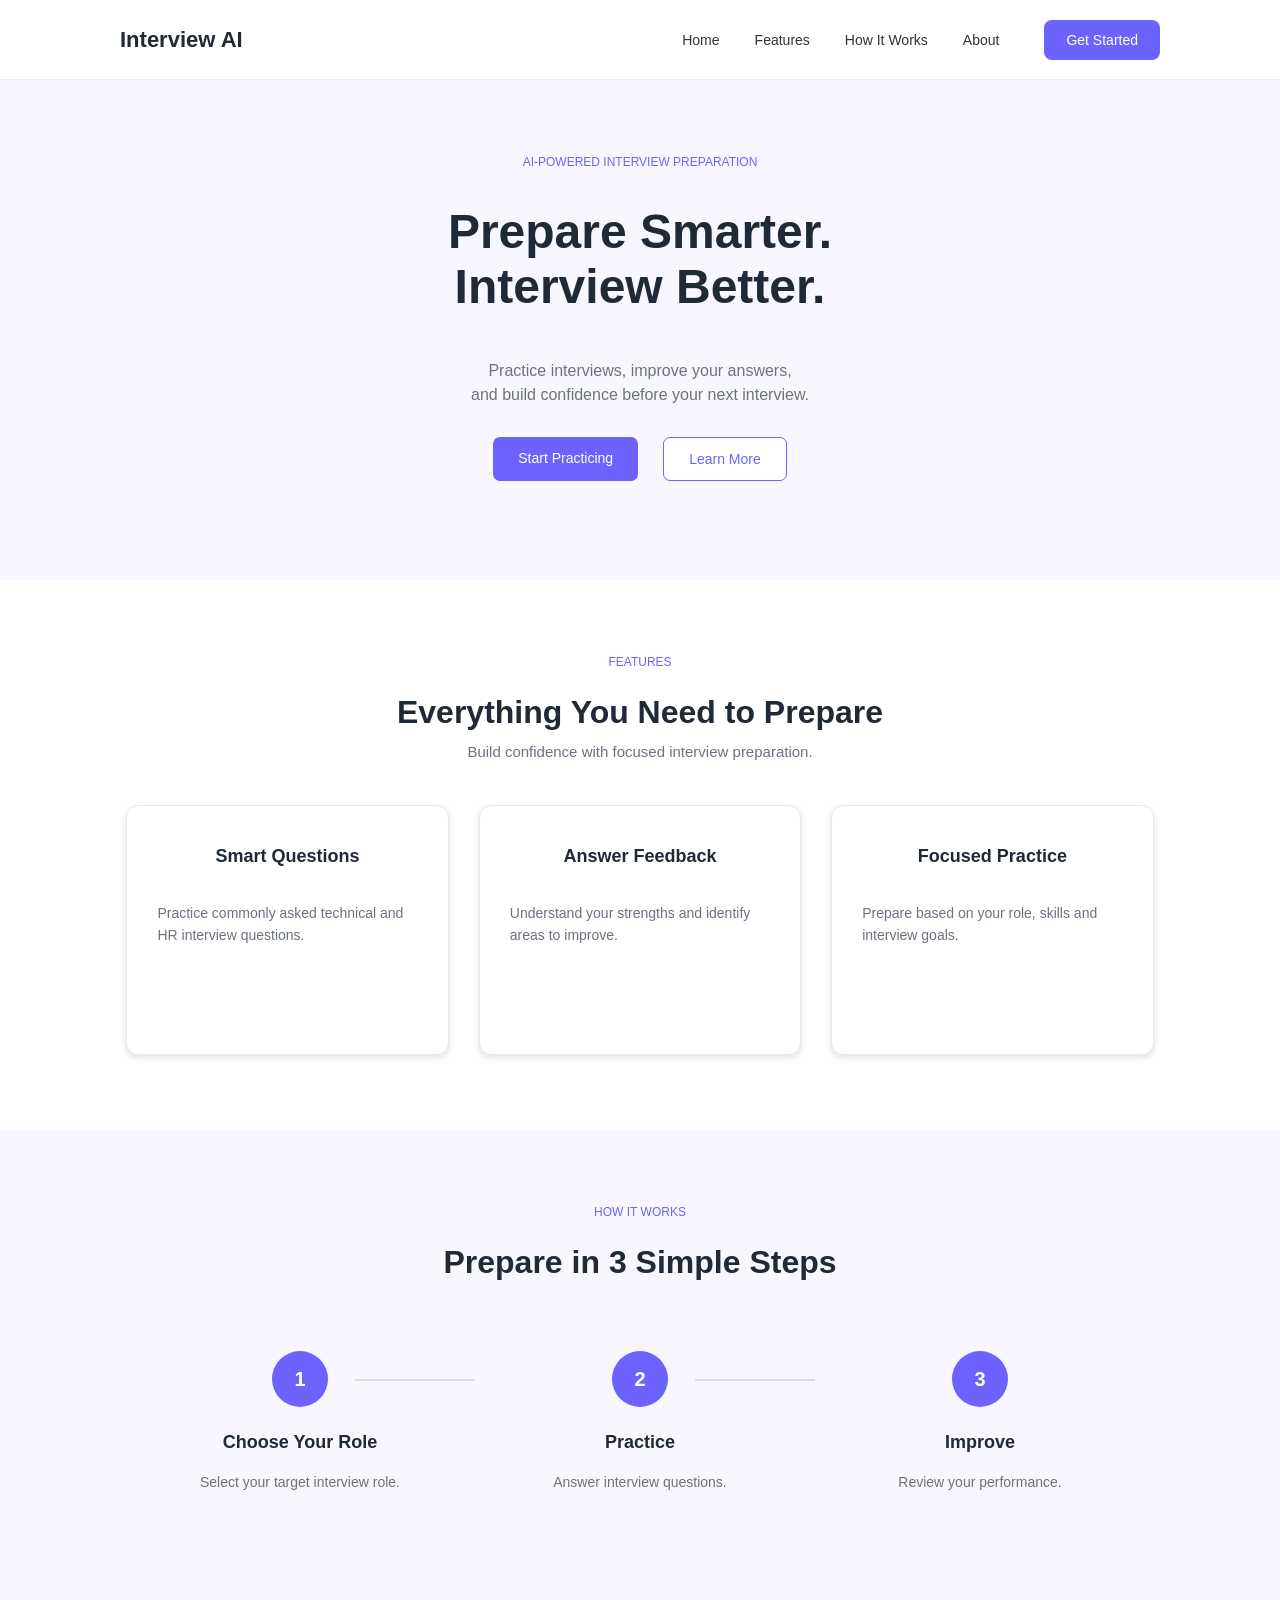
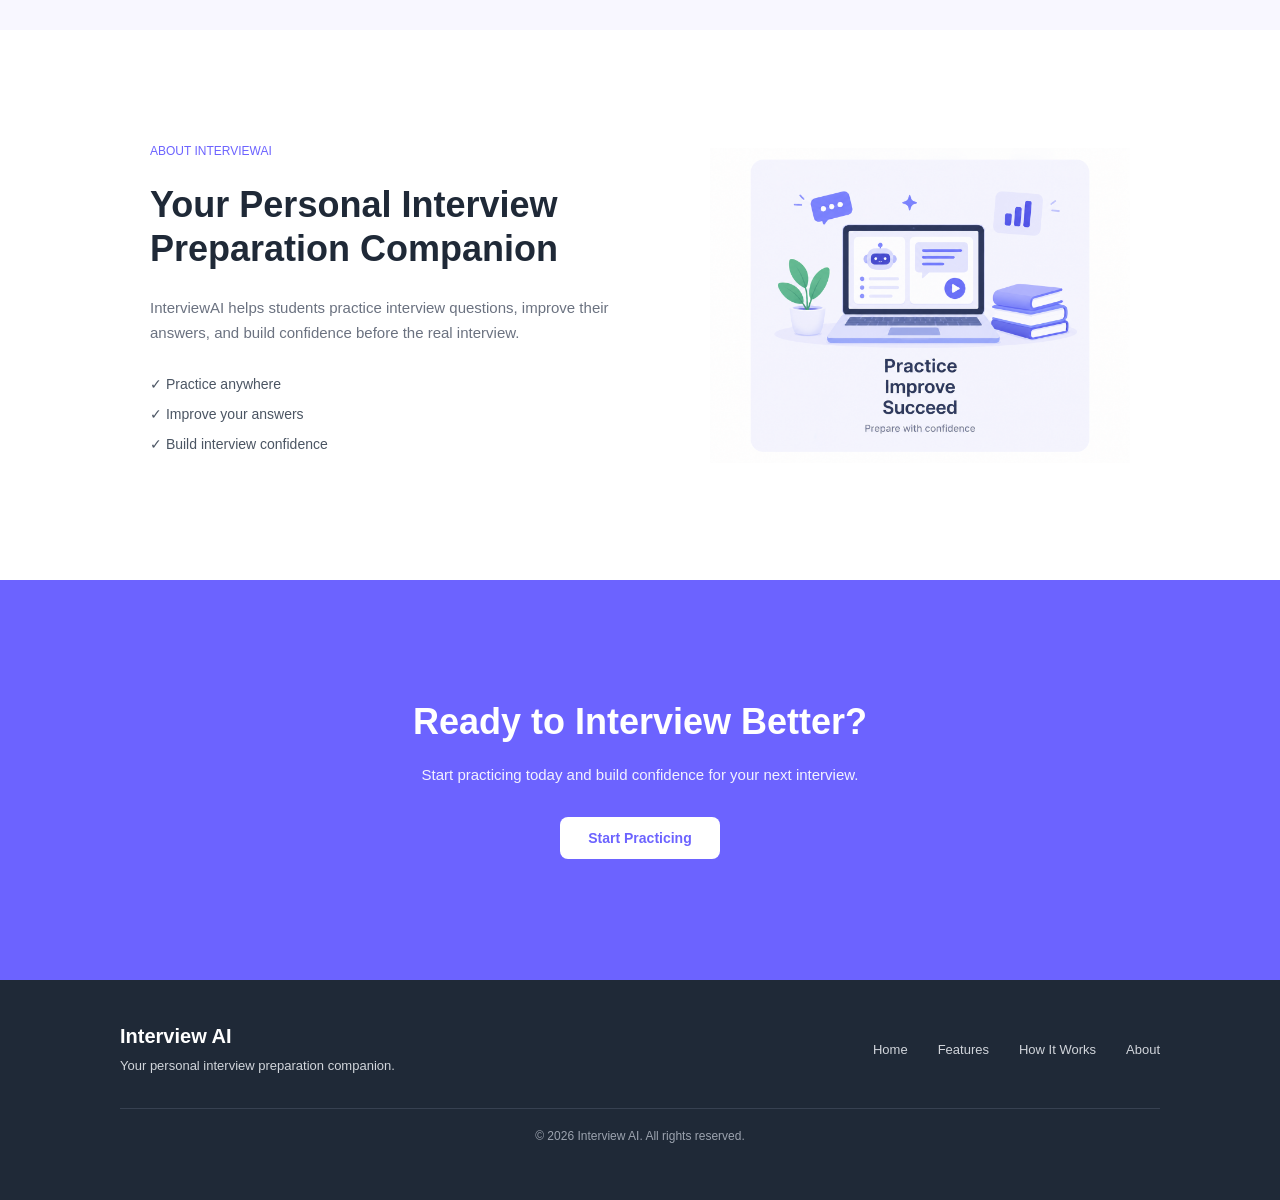
<file: index.html>
<!DOCTYPE html>
<html lang="en">

<head>
    <meta charset="UTF-8">
    <meta name="viewport" content="width=device-width, initial-scale=1.0">

    <title>Interview AI</title>

    <link rel="stylesheet" href="style.css">
</head>

<body>

    <nav class="navbar">

        <div class="logo">
            Interview AI
        </div>

        <div class="nav-links">
            <a href="#home">Home</a>
            <a href="#features">Features</a>
            <a href="#how-it-works">How It Works</a>
            <a href="#about">About</a>
        </div>

        <a href="#start" class="nav-button">
            Get Started
        </a>

    </nav>


    <section class="hero" id="home">

        <p class="hero-label">
            AI-POWERED INTERVIEW PREPARATION
        </p>

        <h1>
            Prepare Smarter.<br>
            Interview Better.
        </h1>

        <p class="hero-description">
            Practice interviews, improve your answers,<br>
            and build confidence before your next interview.
        </p>

        <div class="hero-buttons">

            <a href="practice.html" class="primary-button">
                Start Practicing
            </a>

            <a href="#how-it-works" class="secondary-button">
                Learn More
            </a>

        </div>

    </section>


    <section class="features" id="features">

        <p class="section-label">
            FEATURES
        </p>

        <h2>
            Everything You Need to Prepare
        </h2>

        <p class="section-description">
            Build confidence with focused interview preparation.
        </p>

        <div class="feature-cards">

            <div class="feature-card">

                <h3>
                    Smart Questions
                </h3>

                <p>
                    Practice commonly asked technical
                    and HR interview questions.
                </p>

            </div>


            <div class="feature-card">

                <h3>
                    Answer Feedback
                </h3>

                <p>
                    Understand your strengths
                    and identify areas to improve.
                </p>

            </div>


            <div class="feature-card">

                <h3>
                    Focused Practice
                </h3>

                <p>
                    Prepare based on your role,
                    skills and interview goals.
                </p>

            </div>

        </div>

    </section>


    <section class="how-it-works" id="how-it-works">

        <p class="section-label">
            HOW IT WORKS
        </p>

        <h2>
            Prepare in 3 Simple Steps
        </h2>

        <div class="steps">

            <div class="step">

                <div class="step-number">
                    1
                </div>

                <h3>
                    Choose Your Role
                </h3>

                <p>
                    Select your target
                    interview role.
                </p>

            </div>


            <div class="step">

                <div class="step-number">
                    2
                </div>

                <h3>
                    Practice
                </h3>

                <p>
                    Answer interview
                    questions.
                </p>

            </div>


            <div class="step">

                <div class="step-number">
                    3
                </div>

                <h3>
                    Improve
                </h3>

                <p>
                    Review your
                    performance.
                </p>

            </div>

        </div>

    </section>


    <section class="about" id="about">

        <div class="about-content">

            <p class="section-label">
                ABOUT INTERVIEWAI
            </p>

            <h2>
                Your Personal Interview<br>
                Preparation Companion
            </h2>

            <p class="about-description">
                InterviewAI helps students practice interview questions,
                improve their answers, and build confidence before the
                real interview.
            </p>

            <div class="benefits">

                <p>
                    ✓ Practice anywhere
                </p>

                <p>
                    ✓ Improve your answers
                </p>

                <p>
                    ✓ Build interview confidence
                </p>

            </div>

        </div>


        <div class="about-image">

          <img src="interview.png"
     alt="Interview preparation illustration">

        </div>

    </section>


    <section class="cta" id="start">

        <h2>
            Ready to Interview Better?
        </h2>

        <p>
            Start practicing today and build confidence
            for your next interview.
        </p>

        <a href="practice.html" class="cta-button">
            Start Practicing
        </a>

    </section>


    <footer class="footer">

        <div class="footer-top">

            <div class="footer-brand">

                <h3>
                    Interview AI
                </h3>

                <p>
                    Your personal interview preparation companion.
                </p>

            </div>


            <div class="footer-links">

                <a href="#home">
                    Home
                </a>

                <a href="#features">
                    Features
                </a>

                <a href="#how-it-works">
                    How It Works
                </a>

                <a href="#about">
                    About
                </a>

            </div>

        </div>


        <div class="footer-divider"></div>

        <p class="copyright">
            © 2026 Interview AI. All rights reserved.
        </p>

    </footer>

</body>

</html>
</file>
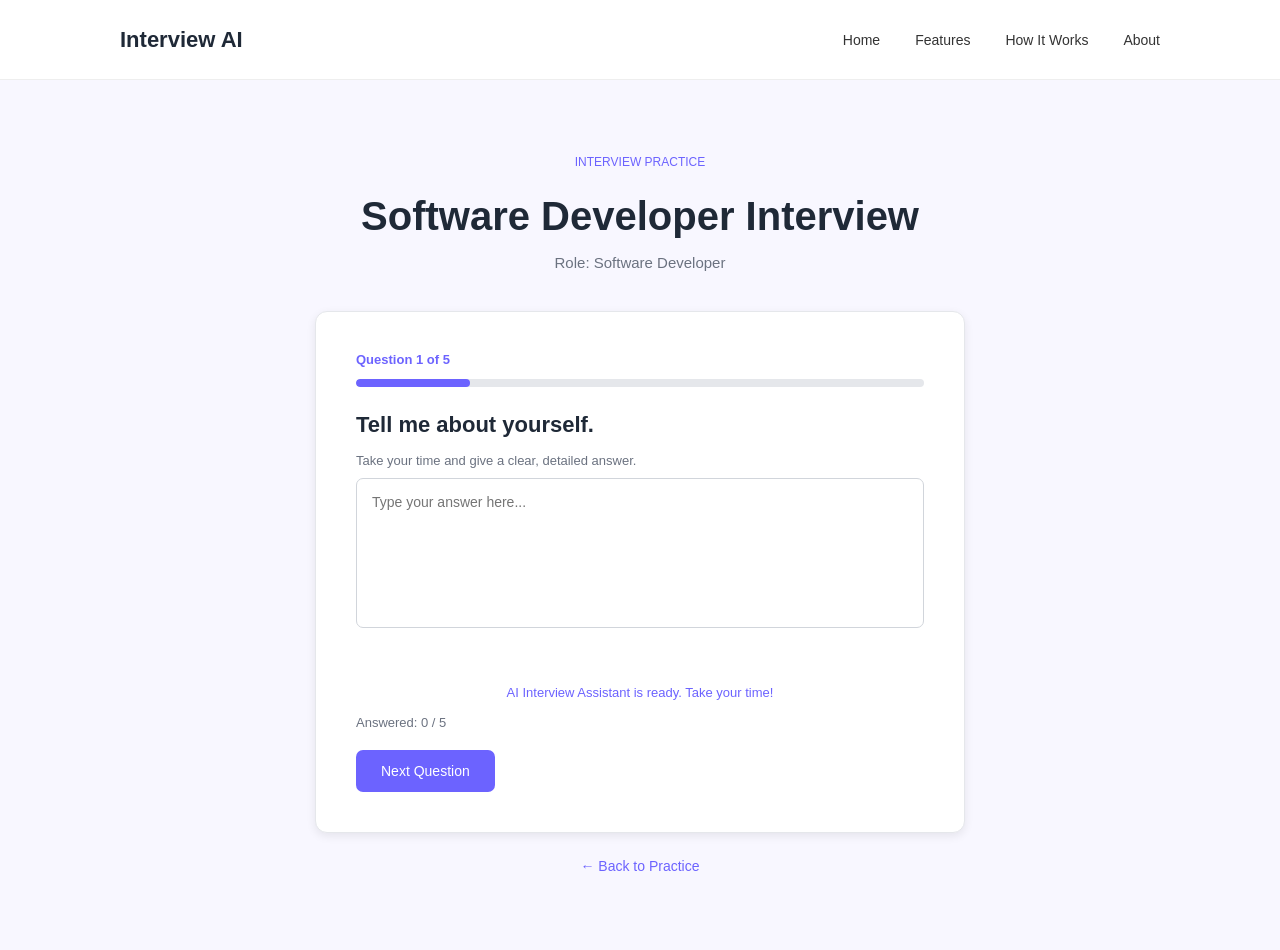
<file: interview.html>
<!DOCTYPE html>
<html lang="en">

<head>

    <meta charset="UTF-8">
    <meta name="viewport" content="width=device-width, initial-scale=1.0">

    <title>Interview - Interview AI</title>

    <link rel="stylesheet" href="style.css">

</head>

<body>


    <nav class="navbar">

        <div class="logo">
            Interview AI
        </div>

        <div class="nav-links">

            <a href="index.html">
                Home
            </a>

            <a href="index.html#features">
                Features
            </a>

            <a href="index.html#how-it-works">
                How It Works
            </a>

            <a href="index.html#about">
                About
            </a>

        </div>

    </nav>


    <section class="interview">

        <p class="section-label">
            INTERVIEW PRACTICE
        </p>

        <h1 id="interview-title">
            Mock Interview
        </h1>

        <p class="interview-role">
            Role:
            <span id="selected-role"></span>
        </p>


        <div class="question-card">

            <p class="question-number">
                Question 1 of 5
            </p>


            <div class="progress-bar">

                <div
                    class="progress-fill"
                    id="progress-fill">
                </div>

            </div>


            <h2 id="question">
                Tell me about yourself.
            </h2>


            <p class="answer-instruction">
                Take your time and give a clear, detailed answer.
            </p>


            <textarea
                id="answer"
                placeholder="Type your answer here..."
            ></textarea>


            <p id="answer-feedback"></p>


            <p id="ai-message"></p>


            <p id="answer-count">
                Answered: 0 / 5
            </p>


            <button class="next-button">
                Next Question
            </button>

        </div>


        <a
            href="practice.html"
            class="back-practice-link">
            ← Back to Practice
        </a>

    </section>


    <script src="interview.js"></script>

</body>

</html>
</file>
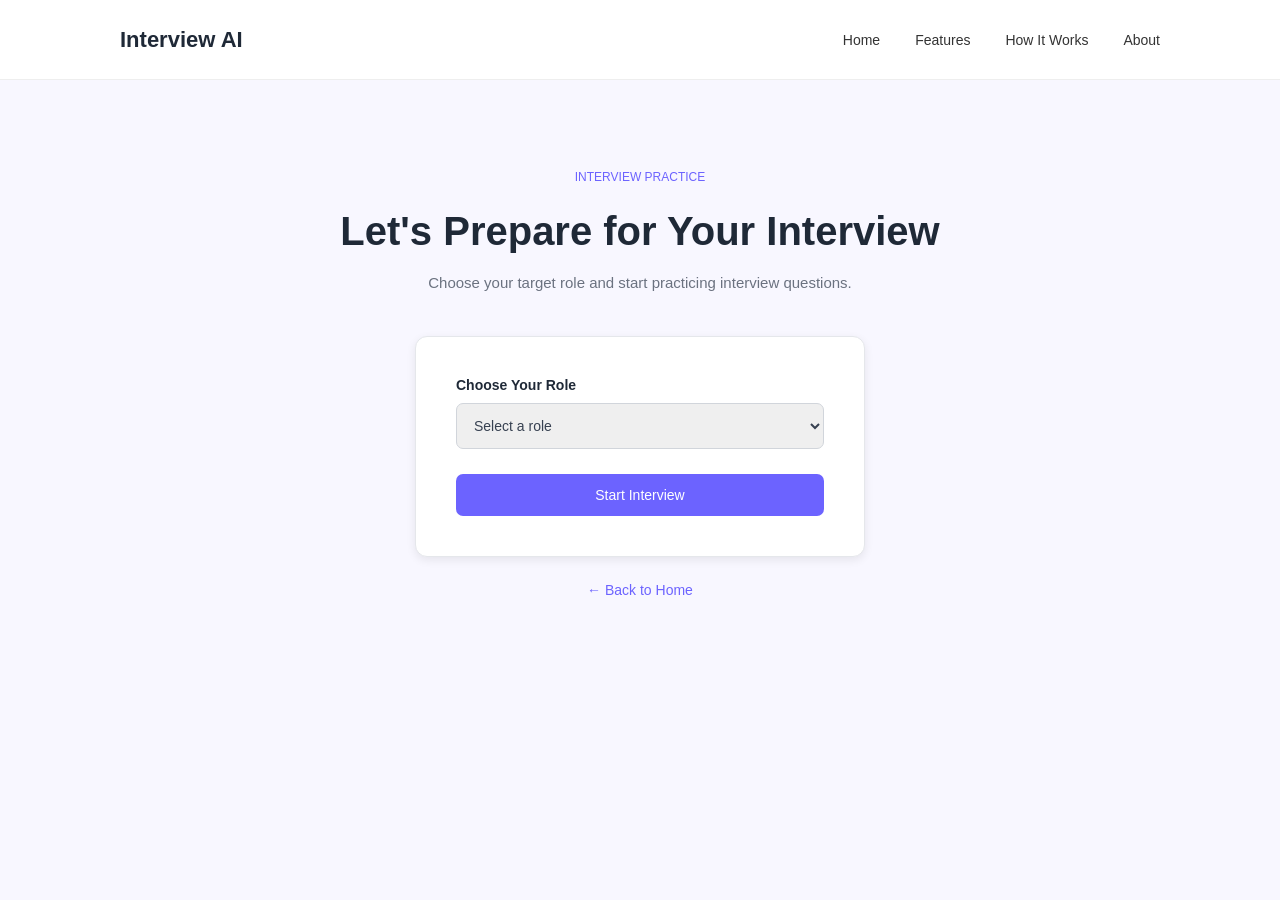
<file: practice.html>
<!DOCTYPE html>
<html lang="en">

<head>

    <meta charset="UTF-8">
    <meta name="viewport" content="width=device-width, initial-scale=1.0">

    <title>Practice - Interview AI</title>

    <link rel="stylesheet" href="style.css">

</head>

<body>


    <nav class="navbar">

        <div class="logo">
            Interview AI
        </div>

        <div class="nav-links">

            <a href="index.html">
                Home
            </a>

            <a href="index.html#features">
                Features
            </a>

            <a href="index.html#how-it-works">
                How It Works
            </a>

            <a href="index.html#about">
                About
            </a>

        </div>

    </nav>


    <section class="practice">

        <p class="section-label">
            INTERVIEW PRACTICE
        </p>

        <h1>
            Let's Prepare for Your Interview
        </h1>

        <p class="practice-description">
            Choose your target role and start practicing interview questions.
        </p>


        <div class="practice-card">

            <label for="role">
                Choose Your Role
            </label>

            <select id="role">

                <option value="">
                    Select a role
                </option>

                <option value="software">
                    Software Developer
                </option>

                <option value="frontend">
                    Frontend Developer
                </option>

                <option value="backend">
                    Backend Developer
                </option>

                <option value="python">
                    Python Developer
                </option>

            </select>


            <button class="practice-button">
                Start Interview
            </button>

        </div>


        <a href="index.html" class="practice-home-link">
            ← Back to Home
        </a>

    </section>


    <script src="script.js"></script>

</body>

</html>
</file>
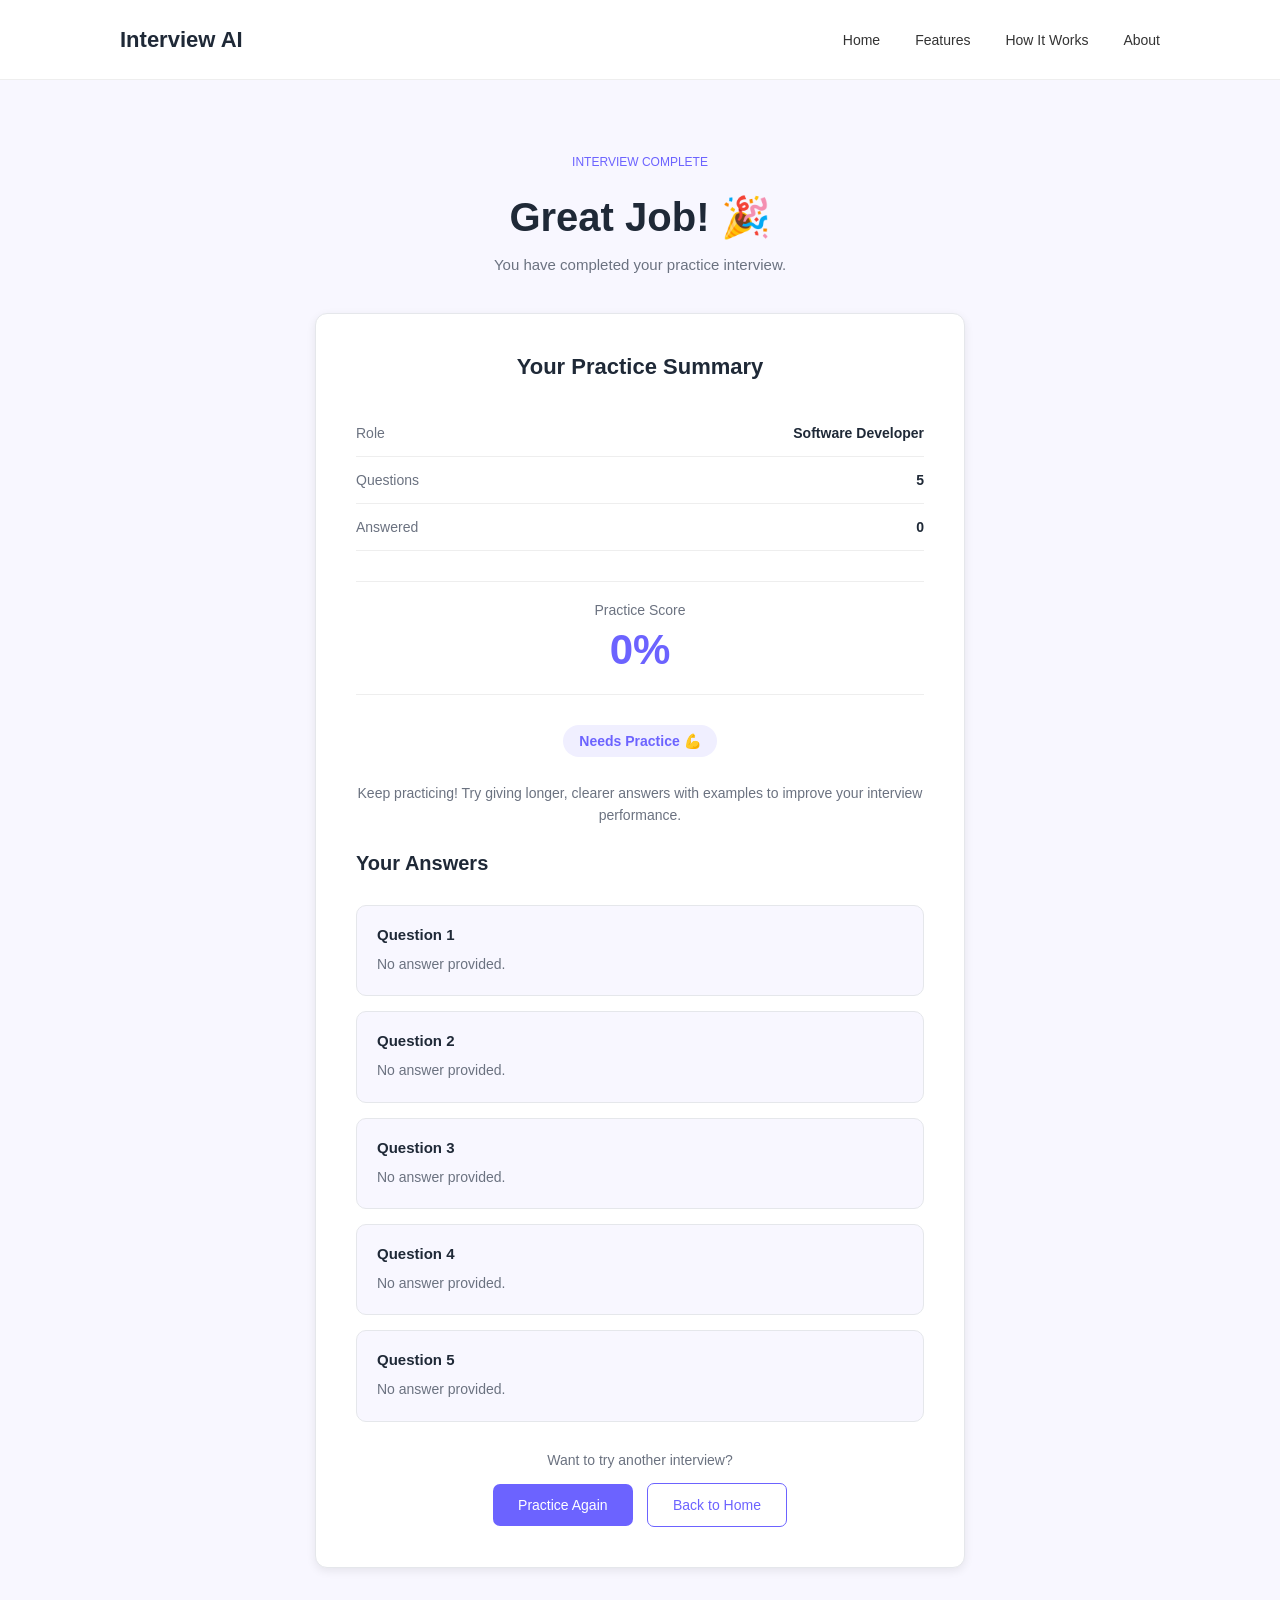
<file: result.html>
<!DOCTYPE html>
<html lang="en">

<head>

    <meta charset="UTF-8">
    <meta name="viewport" content="width=device-width, initial-scale=1.0">

    <title>Interview Results - Interview AI</title>

    <link rel="stylesheet" href="style.css">

</head>

<body>


    <nav class="navbar">

        <div class="logo">
            Interview AI
        </div>

        <div class="nav-links">

            <a href="index.html">
                Home
            </a>

            <a href="index.html#features">
                Features
            </a>

            <a href="index.html#how-it-works">
                How It Works
            </a>

            <a href="index.html#about">
                About
            </a>

        </div>

    </nav>


    <section class="result">

        <p class="section-label">
            INTERVIEW COMPLETE
        </p>


        <h1>
            Great Job! 🎉
        </h1>


        <p class="result-description">
            You have completed your practice interview.
        </p>


        <div class="result-card">

            <h2>
                Your Practice Summary
            </h2>


            <div class="result-item">

                <span>
                    Role
                </span>

                <strong id="result-role">
                    Software Developer
                </strong>

            </div>


            <div class="result-item">

                <span>
                    Questions
                </span>

                <strong>
                    5
                </strong>

            </div>


            <div class="result-item">

                <span>
                    Answered
                </span>

                <strong id="answered">
                    5
                </strong>

            </div>


            <div class="result-score">

                <p>
                    Practice Score
                </p>

                <strong id="score">
                    80%
                </strong>

            </div>


            <p
                class="performance-level"
                id="performance-level">
                Good! 👍
            </p>


            <p class="feedback">
                Keep practicing to improve your confidence
                and interview skills.
            </p>


            <h2 class="review-heading">
                Your Answers
            </h2>


            <div id="answer-review"></div>


            <p class="retry-text">
                Want to try another interview?
            </p>


            <a
                href="practice.html"
                class="try-again-button">
                Practice Again
            </a>


            <a
                href="index.html"
                class="home-button">
                Back to Home
            </a>

        </div>

    </section>


    <script src="result.js"></script>

</body>

</html>
</file>
<file: style.css>
html {
    scroll-behavior: smooth;
}


* {
    margin: 0;
    padding: 0;
    box-sizing: border-box;
}


body {
    font-family: Arial, sans-serif;
    color: #1f2937;
}


/* NAVBAR */

.navbar {
    height: 80px;
    display: flex;
    align-items: center;
    padding: 0 120px;
    background-color: #ffffff;
    border-bottom: 1px solid #eeeeee;
}


.logo {
    font-size: 22px;
    font-weight: 700;
}


.nav-links {
    display: flex;
    gap: 35px;
    margin-left: auto;
}


.nav-links a {
    text-decoration: none;
    color: #333333;
    font-size: 14px;
    transition: color 0.2s ease;
}


.nav-links a:hover {
    color: #6c63ff;
}


.nav-button {
    text-decoration: none;
    background-color: #6c63ff;
    color: white;
    padding: 12px 22px;
    border-radius: 8px;
    font-size: 14px;
    margin-left: 45px;
}


/* HERO */

.hero {
    height: 500px;
    background-color: #f8f7ff;
    display: flex;
    flex-direction: column;
    align-items: center;
    text-align: center;
    padding-top: 75px;
}


.hero-label {
    font-size: 12px;
    color: #6c63ff;
    font-weight: 500;
    margin-bottom: 35px;
}


.hero h1 {
    font-size: 48px;
    line-height: 1.15;
    color: #1f2937;
    margin-bottom: 45px;
}


.hero-description {
    font-size: 16px;
    line-height: 1.5;
    color: #6b7280;
    margin-bottom: 30px;
}


.hero-buttons {
    display: flex;
    gap: 25px;
}


.primary-button,
.secondary-button {
    text-decoration: none;
    padding: 13px 25px;
    border-radius: 7px;
    font-size: 14px;
}


.primary-button {
    background-color: #6c63ff;
    color: white;
}


.secondary-button {
    border: 1px solid #6c63ff;
    color: #6c63ff;
    background-color: white;
}


/* FEATURES */

.features {
    min-height: 500px;
    background-color: #ffffff;
    text-align: center;
    padding: 75px 120px;
}


.section-label {
    font-size: 12px;
    color: #6c63ff;
    font-weight: 500;
    margin-bottom: 25px;
}


.features h2 {
    font-size: 32px;
    color: #1f2937;
    margin-bottom: 12px;
}


.section-description {
    font-size: 15px;
    color: #6b7280;
    margin-bottom: 45px;
}


.feature-cards {
    display: flex;
    justify-content: center;
    gap: 30px;
}


.feature-card {
    width: 31%;
    min-height: 250px;
    padding: 40px 30px;
    background-color: #ffffff;
    border: 1px solid #e5e7eb;
    border-radius: 12px;
    box-shadow: 0 3px 6px rgba(0, 0, 0, 0.12);
    text-align: left;
    transition: transform 0.2s ease,
                box-shadow 0.2s ease;
}


.feature-card h3 {
    text-align: center;
    font-size: 18px;
    color: #1f2937;
    margin-bottom: 35px;
}


.feature-card p {
    font-size: 14px;
    line-height: 1.6;
    color: #6b7280;
}


.feature-card:hover {
    transform: translateY(-5px);
    box-shadow: 0 8px 18px rgba(0, 0, 0, 0.12);
}


/* HOW IT WORKS */

.how-it-works {
    min-height: 500px;
    background-color: #f8f7ff;
    text-align: center;
    padding: 75px 120px;
}


.how-it-works h2 {
    font-size: 32px;
    color: #1f2937;
    margin-bottom: 70px;
}


.steps {
    display: flex;
    justify-content: center;
    gap: 120px;
}


.step {
    width: 220px;
    position: relative;
}


.step-number {
    width: 56px;
    height: 56px;
    margin: 0 auto 25px;
    border-radius: 50%;
    background-color: #6c63ff;
    color: #ffffff;
    display: flex;
    align-items: center;
    justify-content: center;
    font-size: 20px;
    font-weight: 700;
}


.step h3 {
    font-size: 18px;
    color: #1f2937;
    margin-bottom: 18px;
}


.step p {
    font-size: 14px;
    line-height: 1.6;
    color: #6b7280;
}


.step:not(:last-child)::after {
    content: "";
    position: absolute;
    top: 28px;
    left: 165px;
    width: 120px;
    height: 2px;
    background-color: #d9d7f7;
}


/* ABOUT */

.about {
    min-height: 550px;
    background-color: #ffffff;
    display: flex;
    align-items: center;
    justify-content: space-between;
    padding: 75px 150px;
}


.about-content {
    width: 50%;
}


.about h2 {
    font-size: 36px;
    line-height: 1.2;
    color: #1f2937;
    margin-bottom: 25px;
}


.about-description {
    font-size: 15px;
    line-height: 1.7;
    color: #6b7280;
    max-width: 500px;
    margin-bottom: 30px;
}


.benefits p {
    font-size: 14px;
    color: #4b5563;
    margin-bottom: 14px;
}


.about-image {
    width: 420px;
    height: 400px;
    display: flex;
    align-items: center;
    justify-content: center;
}


.about-image img {
    width: 100%;
    height: 100%;
    object-fit: contain;
}


/* CTA */

.cta {
    height: 400px;
    background-color: #6c63ff;
    display: flex;
    flex-direction: column;
    align-items: center;
    justify-content: center;
    text-align: center;
}


.cta h2 {
    font-size: 36px;
    color: #ffffff;
    margin-bottom: 20px;
}


.cta p {
    font-size: 15px;
    line-height: 1.6;
    color: #f3f2ff;
    margin-bottom: 30px;
}


.cta-button {
    text-decoration: none;
    background-color: #ffffff;
    color: #6c63ff;
    padding: 13px 28px;
    border-radius: 8px;
    font-size: 14px;
    font-weight: 600;
}


/* FOOTER */

.footer {
    min-height: 220px;
    background-color: #1f2937;
    color: #ffffff;
    padding: 45px 120px 25px;
}


.footer-top {
    display: flex;
    justify-content: space-between;
    align-items: center;
}


.footer-brand h3 {
    font-size: 20px;
    margin-bottom: 10px;
}


.footer-brand p {
    font-size: 13px;
    color: #d1d5db;
}


.footer-links {
    display: flex;
    gap: 30px;
}


.footer-links a {
    text-decoration: none;
    color: #d1d5db;
    font-size: 13px;
}


.footer-divider {
    height: 1px;
    background-color: #374151;
    margin: 35px 0 20px;
}


.copyright {
    text-align: center;
    font-size: 12px;
    color: #9ca3af;
}


/* PRACTICE PAGE */

.practice {
    min-height: calc(100vh - 80px);
    background-color: #f8f7ff;
    text-align: center;
    padding: 90px 20px;
}


.practice h1 {
    font-size: 40px;
    color: #1f2937;
    margin-bottom: 20px;
}


.practice-description {
    font-size: 15px;
    color: #6b7280;
    margin-bottom: 45px;
}


.practice-card {
    width: 450px;
    margin: 0 auto;
    padding: 40px;
    background-color: #ffffff;
    border: 1px solid #e5e7eb;
    border-radius: 12px;
    box-shadow: 0 3px 10px rgba(0, 0, 0, 0.08);
    text-align: left;
}


.practice-card label {
    display: block;
    font-size: 14px;
    font-weight: 600;
    color: #1f2937;
    margin-bottom: 10px;
}


.practice-card select {
    width: 100%;
    padding: 13px;
    border: 1px solid #d1d5db;
    border-radius: 7px;
    font-size: 14px;
    color: #374151;
    margin-bottom: 25px;
}


.practice-button {
    width: 100%;
    padding: 13px;
    border: none;
    border-radius: 7px;
    background-color: #6c63ff;
    color: #ffffff;
    font-size: 14px;
    cursor: pointer;
}


.practice-home-link {
    display: inline-block;
    margin-top: 25px;
    text-decoration: none;
    color: #6c63ff;
    font-size: 14px;
}


/* INTERVIEW PAGE */

.interview {
    min-height: calc(100vh - 80px);
    background-color: #f8f7ff;
    text-align: center;
    padding: 75px 20px;
}


.interview h1 {
    font-size: 40px;
    color: #1f2937;
    margin-bottom: 15px;
}


.interview-role {
    font-size: 15px;
    color: #6b7280;
    margin-bottom: 40px;
}


.question-card {
    width: 650px;
    margin: 0 auto;
    padding: 40px;
    background-color: #ffffff;
    border: 1px solid #e5e7eb;
    border-radius: 12px;
    box-shadow: 0 3px 10px rgba(0, 0, 0, 0.08);
    text-align: left;
}


.question-number {
    font-size: 13px;
    color: #6c63ff;
    font-weight: 600;
    margin-bottom: 12px;
}


.progress-bar {
    width: 100%;
    height: 8px;
    background-color: #e5e7eb;
    border-radius: 10px;
    margin-bottom: 25px;
    overflow: hidden;
}


.progress-fill {
    height: 100%;
    width: 20%;
    background-color: #6c63ff;
    border-radius: 10px;
    transition: width 0.4s ease;
}


.question-card h2 {
    font-size: 22px;
    color: #1f2937;
    margin-bottom: 15px;
}


.answer-instruction {
    font-size: 13px;
    color: #6b7280;
    margin-bottom: 10px;
}


.question-card textarea {
    width: 100%;
    height: 150px;
    padding: 15px;
    border: 1px solid #d1d5db;
    border-radius: 7px;
    resize: none;
    font-family: Arial, sans-serif;
    font-size: 14px;
    margin-bottom: 20px;
}


#answer-feedback {
    font-size: 13px;
    color: #6c63ff;
    margin-bottom: 15px;
    min-height: 18px;
}


#ai-message {
    font-size: 13px;
    color: #6c63ff;
    margin-bottom: 15px;
    text-align: center;
}


#answer-count {
    font-size: 13px;
    color: #6b7280;
    margin-bottom: 20px;
}


.next-button {
    padding: 13px 25px;
    border: none;
    border-radius: 7px;
    background-color: #6c63ff;
    color: #ffffff;
    font-size: 14px;
    cursor: pointer;
}


.back-practice-link {
    display: inline-block;
    margin-top: 25px;
    text-decoration: none;
    color: #6c63ff;
    font-size: 14px;
}


.back-practice-link:hover,
.practice-home-link:hover {
    color: #4f46e5;
}


/* RESULT PAGE */

.result {
    min-height: calc(100vh - 80px);
    background-color: #f8f7ff;
    text-align: center;
    padding: 75px 20px;
}


.result h1 {
    font-size: 40px;
    color: #1f2937;
    margin-bottom: 15px;
}


.result-description {
    font-size: 15px;
    color: #6b7280;
    margin-bottom: 40px;
}


.result-card {
    width: 650px;
    margin: 0 auto;
    padding: 40px;
    background-color: #ffffff;
    border: 1px solid #e5e7eb;
    border-radius: 12px;
    box-shadow: 0 3px 10px rgba(0, 0, 0, 0.08);
}


.result-card h2 {
    font-size: 22px;
    color: #1f2937;
    margin-bottom: 30px;
}


.result-item {
    display: flex;
    justify-content: space-between;
    padding: 15px 0;
    border-bottom: 1px solid #eeeeee;
    font-size: 14px;
}


.result-item span {
    color: #6b7280;
}


.result-item strong {
    color: #1f2937;
}


.result-score {
    margin: 30px 0;
    padding: 20px 0;
    border-top: 1px solid #eeeeee;
    border-bottom: 1px solid #eeeeee;
}


.result-score p {
    font-size: 14px;
    color: #6b7280;
    margin-bottom: 8px;
}


.result-score strong {
    font-size: 42px;
    color: #6c63ff;
}


.performance-level {
    display: inline-block;
    font-size: 14px;
    font-weight: 600;
    color: #6c63ff;
    background-color: #f0efff;
    padding: 8px 16px;
    border-radius: 20px;
    margin-bottom: 25px;
}


.feedback {
    font-size: 14px;
    line-height: 1.6;
    color: #6b7280;
    margin-bottom: 25px;
}


.review-heading {
    font-size: 20px !important;
    color: #1f2937;
    margin-bottom: 20px !important;
    text-align: left;
}


#answer-review {
    margin-top: 30px;
    text-align: left;
}


.review-item {
    background-color: #f8f7ff;
    border: 1px solid #e5e7eb;
    border-radius: 10px;
    padding: 20px;
    margin-bottom: 15px;
}


.review-item h3 {
    font-size: 15px;
    color: #1f2937;
    margin-bottom: 10px;
}


.review-item p {
    font-size: 14px;
    line-height: 1.6;
    color: #6b7280;
    white-space: pre-wrap;
}


.retry-text {
    font-size: 14px;
    color: #6b7280;
    margin-bottom: 15px;
    margin-top: 30px;
}


.try-again-button,
.home-button {
    display: inline-block;
    text-decoration: none;
    padding: 13px 25px;
    border-radius: 7px;
    font-size: 14px;
    transition: opacity 0.2s ease,
                transform 0.2s ease;
}


.try-again-button {
    background-color: #6c63ff;
    color: #ffffff;
}


.home-button {
    color: #6c63ff;
    border: 1px solid #6c63ff;
    background-color: #ffffff;
    margin-left: 10px;
}


/* HOVER EFFECTS */

.primary-button:hover,
.nav-button:hover,
.cta-button:hover,
.practice-button:hover,
.next-button:hover,
.try-again-button:hover,
.home-button:hover {
    opacity: 0.85;
    transform: translateY(-2px);
}


/* MOBILE */

@media (max-width: 768px) {

    .navbar {
        padding: 0 20px;
    }


    .nav-links {
        gap: 15px;
    }


    .nav-button {
        display: none;
    }


    .hero {
        height: auto;
        min-height: 500px;
        padding: 70px 20px;
    }


    .hero h1 {
        font-size: 36px;
    }


    .hero-description br {
        display: none;
    }


    .hero-buttons {
        flex-direction: column;
        width: 100%;
        max-width: 250px;
    }


    .features {
        padding: 70px 30px;
    }


    .feature-cards {
        flex-direction: column;
        align-items: center;
    }


    .feature-card {
        width: 100%;
        max-width: 400px;
    }


    .how-it-works {
        padding: 70px 30px;
    }


    .steps {
        flex-direction: column;
        align-items: center;
        gap: 40px;
    }


    .step:not(:last-child)::after {
        display: none;
    }


    .about {
        flex-direction: column;
        padding: 60px 30px;
    }


    .about-content {
        width: 100%;
    }


    .about-image {
        width: 100%;
        max-width: 420px;
        margin-top: 40px;
    }


    .practice-card,
    .question-card,
    .result-card {
        width: 100%;
        max-width: 650px;
    }


    .practice h1,
    .interview h1,
    .result h1 {
        font-size: 32px;
    }


    .footer {
        height: auto;
        padding: 40px 30px;
    }


    .footer-top {
        flex-direction: column;
        gap: 30px;
        text-align: center;
    }


    .footer-links {
        flex-wrap: wrap;
        justify-content: center;
    }


    .home-button {
        margin-left: 5px;
        margin-top: 10px;
    }

}
</file>
